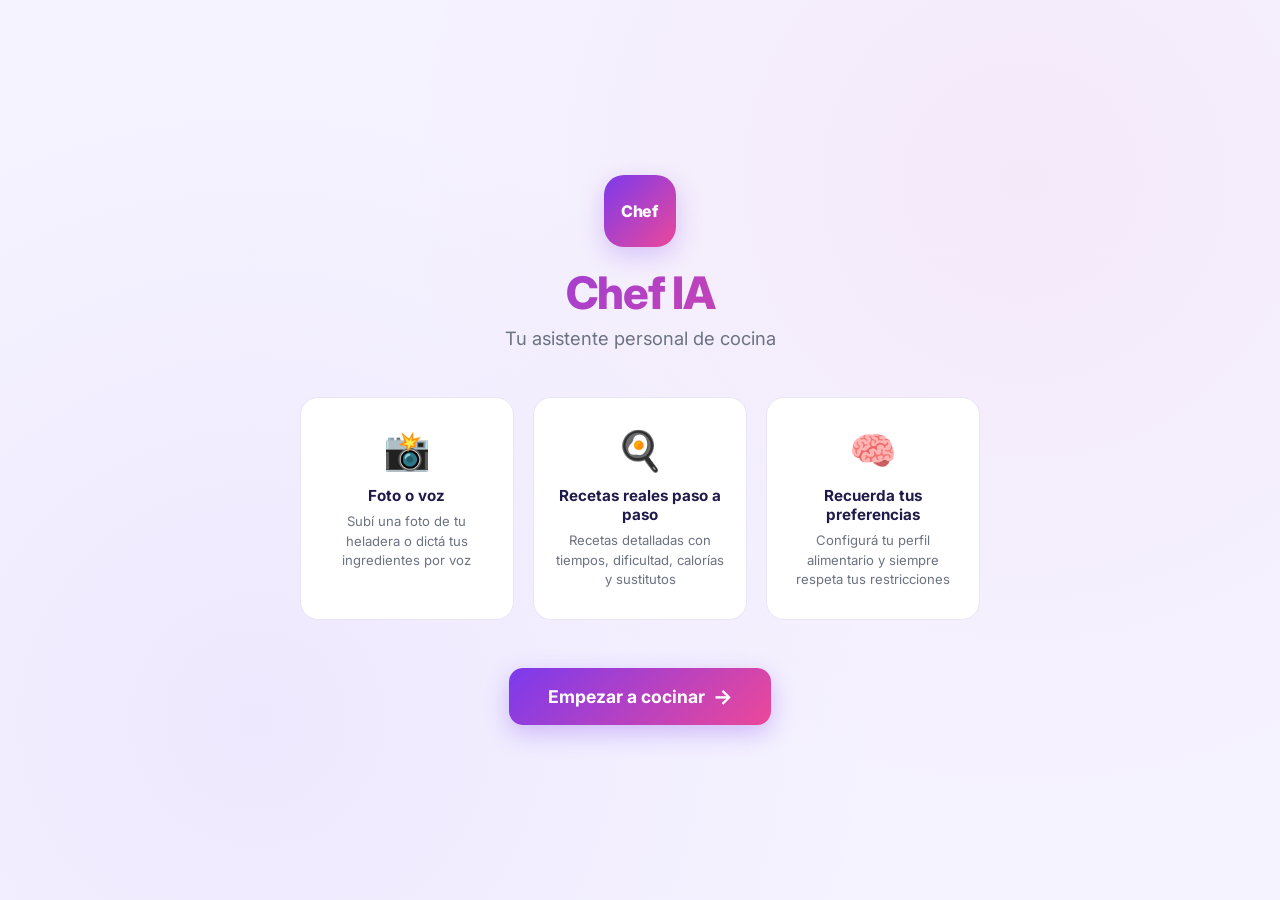
<file: templates/home.html>
<!DOCTYPE html>
<html lang="es">
<head>
    <meta charset="UTF-8">
    <meta name="viewport" content="width=device-width, initial-scale=1.0">
    <title>Chef IA — Tu asistente personal de cocina</title>
    <link rel="stylesheet" href="/static/style.css">
    <link href="https://fonts.googleapis.com/css2?family=Inter:wght@400;500;600;700;800&display=swap" rel="stylesheet">
</head>
<body class="home-body">
    <div class="home">
        <div class="home-content">
            <div class="home-logo">
                <div class="home-logo-icon">
                    <span>Chef</span>
                </div>
                <h1 class="home-title">Chef IA</h1>
                <p class="home-subtitle">Tu asistente personal de cocina</p>
            </div>

            <div class="home-features">
                <div class="feature-card">
                    <div class="feature-icon">📸</div>
                    <h3>Foto o voz</h3>
                    <p>Subí una foto de tu heladera o dictá tus ingredientes por voz</p>
                </div>
                <div class="feature-card">
                    <div class="feature-icon">🍳</div>
                    <h3>Recetas reales paso a paso</h3>
                    <p>Recetas detalladas con tiempos, dificultad, calorías y sustitutos</p>
                </div>
                <div class="feature-card">
                    <div class="feature-icon">🧠</div>
                    <h3>Recuerda tus preferencias</h3>
                    <p>Configurá tu perfil alimentario y siempre respeta tus restricciones</p>
                </div>
            </div>

            <a href="/chat" class="home-cta">
                Empezar a cocinar
                <span class="cta-arrow">&rarr;</span>
            </a>
        </div>
    </div>
</body>
</html>
</file>
<file: static/style.css>
@import url('https://fonts.googleapis.com/css2?family=Inter:wght@400;500;600;700;800&display=swap');

* {
    margin: 0;
    padding: 0;
    box-sizing: border-box;
}

:root {
    --bg: #f5f3ff;
    --surface: #ffffff;
    --text: #1e1b4b;
    --text-secondary: #6b7280;
    --accent-start: #7c3aed;
    --accent-end: #ec4899;
    --gradient: linear-gradient(135deg, var(--accent-start), var(--accent-end));
    --border: #e9e5f5;
    --sidebar-bg: #faf8ff;
    --user-bubble: linear-gradient(135deg, #7c3aed, #ec4899);
    --assistant-bubble: #ffffff;
    --radius: 18px;
    --radius-sm: 12px;
    --shadow-sm: 0 1px 3px rgba(124, 58, 237, 0.06);
    --shadow-md: 0 4px 16px rgba(124, 58, 237, 0.08);
    --shadow-lg: 0 8px 32px rgba(124, 58, 237, 0.12);
}

body {
    font-family: 'Inter', -apple-system, BlinkMacSystemFont, sans-serif;
    background: var(--bg);
    height: 100vh;
    overflow: hidden;
    color: var(--text);
}

/* ===== HOME PAGE ===== */
.home-body {
    overflow: auto;
}

.home {
    min-height: 100vh;
    display: flex;
    align-items: center;
    justify-content: center;
    padding: 2rem;
    background:
        radial-gradient(circle at 20% 80%, rgba(124, 58, 237, 0.06) 0%, transparent 50%),
        radial-gradient(circle at 80% 20%, rgba(236, 72, 153, 0.06) 0%, transparent 50%),
        var(--bg);
}

.home-content {
    text-align: center;
    max-width: 680px;
    width: 100%;
}

.home-logo {
    margin-bottom: 3rem;
}

.home-logo-icon {
    width: 72px;
    height: 72px;
    background: var(--gradient);
    border-radius: 20px;
    display: inline-flex;
    align-items: center;
    justify-content: center;
    margin-bottom: 1.2rem;
    box-shadow: 0 8px 24px rgba(124, 58, 237, 0.25);
}

.home-logo-icon span {
    color: white;
    font-weight: 800;
    font-size: 1rem;
    letter-spacing: -0.02em;
}

.home-title {
    font-size: 2.8rem;
    font-weight: 800;
    background: var(--gradient);
    -webkit-background-clip: text;
    -webkit-text-fill-color: transparent;
    background-clip: text;
    margin-bottom: 0.4rem;
    letter-spacing: -0.03em;
}

.home-subtitle {
    font-size: 1.15rem;
    color: var(--text-secondary);
    font-weight: 400;
}

.home-features {
    display: grid;
    grid-template-columns: repeat(3, 1fr);
    gap: 1.2rem;
    margin-bottom: 3rem;
}

.feature-card {
    background: var(--surface);
    border: 1px solid var(--border);
    border-radius: var(--radius);
    padding: 1.8rem 1.2rem;
    transition: transform 0.2s, box-shadow 0.2s;
}

.feature-card:hover {
    transform: translateY(-4px);
    box-shadow: var(--shadow-md);
}

.feature-icon {
    font-size: 2.4rem;
    margin-bottom: 0.8rem;
}

.feature-card h3 {
    font-size: 0.95rem;
    font-weight: 700;
    color: var(--text);
    margin-bottom: 0.4rem;
}

.feature-card p {
    font-size: 0.82rem;
    color: var(--text-secondary);
    line-height: 1.5;
}

.home-cta {
    display: inline-flex;
    align-items: center;
    gap: 0.5rem;
    background: var(--gradient);
    color: white;
    text-decoration: none;
    padding: 1rem 2.4rem;
    border-radius: 14px;
    font-size: 1.1rem;
    font-weight: 700;
    transition: transform 0.2s, box-shadow 0.2s;
    box-shadow: 0 8px 24px rgba(124, 58, 237, 0.3);
}

.home-cta:hover {
    transform: translateY(-2px) scale(1.02);
    box-shadow: 0 12px 32px rgba(124, 58, 237, 0.4);
}

.cta-arrow {
    font-size: 1.3rem;
    transition: transform 0.2s;
}

.home-cta:hover .cta-arrow {
    transform: translateX(4px);
}

@media (max-width: 600px) {
    .home-features {
        grid-template-columns: 1fr;
        gap: 0.8rem;
    }

    .feature-card {
        padding: 1.2rem;
        display: flex;
        align-items: center;
        gap: 1rem;
        text-align: left;
    }

    .feature-icon {
        font-size: 2rem;
        margin-bottom: 0;
        flex-shrink: 0;
    }

    .home-title {
        font-size: 2rem;
    }

    .home-cta {
        width: 100%;
        justify-content: center;
        padding: 1rem;
    }
}

/* ===== LAYOUT ===== */
.app-layout {
    display: flex;
    height: 100vh;
    width: 100%;
}

/* ===== SIDEBAR ===== */
.sidebar {
    width: 280px;
    background: var(--sidebar-bg);
    border-right: 1px solid var(--border);
    display: flex;
    flex-direction: column;
    flex-shrink: 0;
}

.sidebar-header {
    padding: 1.2rem;
    display: flex;
    align-items: center;
    justify-content: space-between;
    border-bottom: 1px solid var(--border);
}

.sidebar-brand {
    display: flex;
    align-items: center;
    gap: 0.6rem;
    font-weight: 700;
    font-size: 1.05rem;
    color: var(--text);
}

.brand-icon {
    width: 36px;
    height: 36px;
    background: var(--gradient);
    border-radius: 10px;
    display: flex;
    align-items: center;
    justify-content: center;
    font-size: 1.1rem;
}

#new-chat-btn {
    background: var(--gradient);
    color: white;
    border: none;
    padding: 0.45rem 0.9rem;
    border-radius: 8px;
    font-size: 0.78rem;
    font-weight: 600;
    cursor: pointer;
    transition: transform 0.15s, box-shadow 0.15s;
}

#new-chat-btn:hover {
    transform: translateY(-1px);
    box-shadow: 0 4px 12px rgba(124, 58, 237, 0.3);
}

.sidebar-list {
    flex: 1;
    overflow-y: auto;
    padding: 0.8rem;
}

.history-item {
    display: flex;
    align-items: center;
    gap: 0.6rem;
    padding: 0.7rem 0.8rem;
    border-radius: var(--radius-sm);
    cursor: pointer;
    transition: background 0.15s;
    margin-bottom: 0.3rem;
}

.history-item:hover {
    background: #ede9fe;
}

.history-item.active {
    background: #ede9fe;
    font-weight: 500;
}

.history-icon {
    font-size: 0.9rem;
    flex-shrink: 0;
}

.history-text {
    font-size: 0.82rem;
    color: var(--text-secondary);
    white-space: nowrap;
    overflow: hidden;
    text-overflow: ellipsis;
}

.history-item.active .history-text {
    color: var(--accent-start);
}

/* ===== CHAT AREA ===== */
.chat-area {
    flex: 1;
    display: flex;
    flex-direction: column;
    min-width: 0;
    background: var(--bg);
    position: relative;
}

/* Mobile header */
.mobile-header {
    display: none;
    align-items: center;
    justify-content: space-between;
    padding: 0.8rem 1.2rem;
    background: var(--surface);
    border-bottom: 1px solid var(--border);
}

.mobile-title {
    font-weight: 700;
    font-size: 1.05rem;
}

.icon-btn {
    background: none;
    border: none;
    font-size: 1.4rem;
    cursor: pointer;
    padding: 0.3rem;
    border-radius: 8px;
    transition: background 0.15s;
}

.icon-btn:hover {
    background: #ede9fe;
}

/* ===== MAIN CHAT ===== */
main {
    flex: 1;
    overflow-y: auto;
    padding: 2rem;
    display: flex;
    flex-direction: column;
    gap: 1rem;
    scroll-behavior: smooth;
}

main::-webkit-scrollbar {
    width: 5px;
}

main::-webkit-scrollbar-thumb {
    background: #d4d0e8;
    border-radius: 3px;
}

/* ===== WELCOME SCREEN ===== */
.welcome-screen {
    display: flex;
    align-items: center;
    justify-content: center;
    flex: 1;
}

.welcome-content {
    text-align: center;
    max-width: 520px;
    padding: 2rem 1rem;
}

.welcome-title {
    font-size: 2.2rem;
    font-weight: 800;
    background: var(--gradient);
    -webkit-background-clip: text;
    -webkit-text-fill-color: transparent;
    background-clip: text;
    margin-bottom: 0.5rem;
    line-height: 1.2;
}

.welcome-subtitle {
    font-size: 1.05rem;
    color: var(--text-secondary);
    margin-bottom: 2rem;
}

.welcome-banner {
    background: var(--gradient);
    border-radius: var(--radius);
    padding: 1.5rem 2rem;
    display: flex;
    align-items: center;
    justify-content: space-between;
    margin-bottom: 2rem;
    box-shadow: 0 8px 24px rgba(124, 58, 237, 0.25);
}

.banner-text {
    text-align: left;
    color: white;
}

.banner-title {
    display: block;
    font-size: 1.15rem;
    font-weight: 700;
    margin-bottom: 0.25rem;
}

.banner-desc {
    display: block;
    font-size: 0.82rem;
    opacity: 0.85;
}

.banner-btn {
    background: white;
    color: var(--accent-start);
    border: none;
    padding: 0.6rem 1.4rem;
    border-radius: 10px;
    font-weight: 700;
    font-size: 0.88rem;
    cursor: pointer;
    transition: transform 0.15s, box-shadow 0.15s;
    flex-shrink: 0;
}

.banner-btn:hover {
    transform: scale(1.05);
    box-shadow: 0 4px 12px rgba(0, 0, 0, 0.1);
}

.category-chips {
    display: flex;
    gap: 0.6rem;
    flex-wrap: wrap;
    justify-content: center;
}

.chip {
    background: var(--surface);
    border: 1px solid var(--border);
    border-radius: 20px;
    padding: 0.55rem 1.1rem;
    font-size: 0.85rem;
    font-weight: 500;
    cursor: pointer;
    transition: all 0.2s ease;
    color: var(--text);
}

.chip:hover {
    border-color: var(--accent-start);
    background: #f5f0ff;
    color: var(--accent-start);
    transform: translateY(-2px);
    box-shadow: var(--shadow-sm);
}

/* ===== MESSAGES ===== */
.message {
    display: flex;
    max-width: 78%;
    animation: slideUp 0.3s cubic-bezier(0.16, 1, 0.3, 1);
}

@keyframes slideUp {
    from { opacity: 0; transform: translateY(10px); }
    to { opacity: 1; transform: translateY(0); }
}

.message.user {
    align-self: flex-end;
}

.message.assistant {
    align-self: flex-start;
}

.message-content {
    padding: 1rem 1.3rem;
    border-radius: var(--radius);
    line-height: 1.7;
    font-size: 0.9rem;
}

.message.user .message-content {
    background: var(--user-bubble);
    color: white;
    border-bottom-right-radius: 6px;
    box-shadow: 0 4px 14px rgba(124, 58, 237, 0.2);
}

.message.assistant .message-content {
    background: var(--assistant-bubble);
    color: var(--text);
    border-bottom-left-radius: 6px;
    border: 1px solid var(--border);
    box-shadow: var(--shadow-sm);
}

/* ===== RECIPE CARDS ===== */
.message.assistant .message-content h2 {
    font-size: 1.25rem;
    font-weight: 800;
    margin-top: 1.6rem;
    margin-bottom: 0.4rem;
    padding: 0;
    color: var(--text);
    border: none;
    background: none;
    letter-spacing: -0.01em;
}

.message.assistant .message-content h2:first-child {
    margin-top: 0;
}

/* Recipe chips row */
.recipe-chips {
    display: flex;
    flex-wrap: wrap;
    gap: 0.4rem;
    margin-bottom: 0.8rem;
}

.recipe-chip {
    display: inline-flex;
    align-items: center;
    gap: 0.25rem;
    padding: 0.3rem 0.7rem;
    border-radius: 16px;
    font-size: 0.75rem;
    font-weight: 500;
    border: 1px solid;
}

.chip-time {
    background: #eff6ff;
    color: #2563eb;
    border-color: #bfdbfe;
}

.chip-diff {
    background: #fefce8;
    color: #a16207;
    border-color: #fde68a;
}

.chip-portions {
    background: #f5f3ff;
    color: var(--accent-start);
    border-color: #ddd6fe;
}

.chip-cal {
    background: #fff7ed;
    color: #ea580c;
    border-color: #fed7aa;
}

.chip-fit {
    background: #f0fdf4;
    color: #16a34a;
    border-color: #bbf7d0;
}

.chip-nofit {
    background: #fef2f2;
    color: #dc2626;
    border-color: #fecaca;
}

.chip-diet {
    background: #ecfdf5;
    color: #059669;
    border-color: #a7f3d0;
}

/* Ingredient sections */
.message.assistant .message-content h3 {
    font-size: 0.88rem;
    font-weight: 600;
    margin-top: 1rem;
    margin-bottom: 0.4rem;
    padding: 0.35rem 0.7rem;
    border-radius: 6px;
    color: var(--text);
}

h3.ingredients-have {
    background: #f0fdf4;
    color: #15803d;
    border-left: 3px solid #22c55e;
}

h3.ingredients-missing {
    background: #fef2f2;
    color: #dc2626;
    border-left: 3px solid #ef4444;
}

/* List items under ingredient sections */
h3.ingredients-have + ul li,
h3.ingredients-have + ul {
    color: #15803d;
}

h3.ingredients-missing + ul li,
h3.ingredients-missing + ul {
    color: #dc2626;
}

.message.assistant .message-content p {
    margin-bottom: 0.5rem;
}

.message.assistant .message-content ul,
.message.assistant .message-content ol {
    margin-left: 1.2rem;
    margin-bottom: 0.6rem;
}

.message.assistant .message-content li {
    margin-bottom: 0.3rem;
}

.message.assistant .message-content ol li {
    padding-left: 0.3rem;
}

.message.assistant .message-content strong {
    color: var(--text);
    font-weight: 600;
}

.message.assistant .message-content hr {
    border: none;
    height: 1px;
    background: linear-gradient(90deg, transparent, var(--border), transparent);
    margin: 1.4rem 0;
}

/* Chat image */
.chat-image {
    max-width: 200px;
    border-radius: var(--radius-sm);
    margin-bottom: 0.5rem;
    box-shadow: var(--shadow-md);
}

/* Loading dots */
.loading-dots {
    display: flex;
    gap: 5px;
    padding: 0.3rem 0;
}

.loading-dots span {
    width: 8px;
    height: 8px;
    background: var(--gradient);
    border-radius: 50%;
    animation: bounce 1.4s ease-in-out infinite;
}

.loading-dots span:nth-child(2) { animation-delay: 0.2s; }
.loading-dots span:nth-child(3) { animation-delay: 0.4s; }

@keyframes bounce {
    0%, 80%, 100% { transform: translateY(0); opacity: 0.4; }
    40% { transform: translateY(-8px); opacity: 1; }
}

/* ===== INPUT BAR ===== */
.input-bar {
    padding: 1rem 2rem 1.4rem;
    background: var(--surface);
    border-top: 1px solid var(--border);
}

.image-preview {
    display: flex;
    align-items: center;
    gap: 0.8rem;
    margin-bottom: 0.8rem;
    padding: 0.6rem;
    background: #faf5ff;
    border: 1px dashed var(--accent-start);
    border-radius: var(--radius-sm);
}

.image-preview.hidden {
    display: none;
}

.image-preview img {
    width: 50px;
    height: 50px;
    object-fit: cover;
    border-radius: 8px;
}

.preview-label {
    flex: 1;
    font-size: 0.82rem;
    color: var(--accent-start);
    font-weight: 500;
}

.remove-img-btn {
    background: none;
    border: 1px solid var(--border);
    width: 26px;
    height: 26px;
    border-radius: 50%;
    cursor: pointer;
    font-size: 0.85rem;
    color: #999;
    display: flex;
    align-items: center;
    justify-content: center;
    transition: all 0.15s;
}

.remove-img-btn:hover {
    color: #dc2626;
    border-color: #fca5a5;
}

.input-form {
    display: flex;
    align-items: center;
    gap: 0.5rem;
    background: var(--bg);
    border: 1px solid var(--border);
    border-radius: 14px;
    padding: 0.4rem 0.5rem;
    transition: border-color 0.2s, box-shadow 0.2s;
}

.input-form:focus-within {
    border-color: var(--accent-start);
    box-shadow: 0 0 0 3px rgba(124, 58, 237, 0.08);
}

.camera-btn {
    font-size: 1.2rem;
    cursor: pointer;
    padding: 0.5rem;
    border-radius: 10px;
    transition: background 0.15s;
    display: flex;
    align-items: center;
    justify-content: center;
}

.camera-btn:hover {
    background: #ede9fe;
}

/* Mic button */
.mic-btn {
    background: none;
    border: none;
    cursor: pointer;
    padding: 0.5rem;
    border-radius: 10px;
    transition: background 0.15s, color 0.15s;
    display: flex;
    align-items: center;
    justify-content: center;
    color: var(--text-secondary);
}

.mic-btn:hover {
    background: #ede9fe;
    color: var(--accent-start);
}

.mic-btn.recording {
    color: #dc2626;
    background: #fef2f2;
    animation: pulse-mic 1.2s ease-in-out infinite;
}

@keyframes pulse-mic {
    0%, 100% { box-shadow: 0 0 0 0 rgba(220, 38, 38, 0.3); }
    50% { box-shadow: 0 0 0 8px rgba(220, 38, 38, 0); }
}

#message-input {
    flex: 1;
    border: none;
    background: transparent;
    font-size: 0.9rem;
    font-family: 'Inter', sans-serif;
    outline: none;
    padding: 0.5rem 0.3rem;
    color: var(--text);
}

#message-input::placeholder {
    color: #a5a0c0;
}

#send-btn {
    width: 38px;
    height: 38px;
    background: var(--gradient);
    color: white;
    border: none;
    border-radius: 10px;
    cursor: pointer;
    display: flex;
    align-items: center;
    justify-content: center;
    transition: transform 0.15s, box-shadow 0.15s;
    box-shadow: 0 2px 8px rgba(124, 58, 237, 0.25);
}

#send-btn:hover {
    transform: scale(1.05);
    box-shadow: 0 4px 14px rgba(124, 58, 237, 0.35);
}

#send-btn:active {
    transform: scale(0.95);
}

/* ===== PROFILE TOGGLE (desktop) ===== */
.profile-toggle-desktop {
    position: absolute;
    top: 0.8rem;
    right: 1.2rem;
    background: var(--surface);
    border: 1px solid var(--border);
    border-radius: var(--radius-sm);
    padding: 0.45rem 1rem;
    font-size: 0.82rem;
    font-weight: 500;
    cursor: pointer;
    color: var(--text-secondary);
    transition: all 0.2s;
    z-index: 5;
}

.profile-toggle-desktop:hover {
    border-color: var(--accent-start);
    color: var(--accent-start);
    background: #f5f0ff;
    transform: translateY(-1px);
    box-shadow: var(--shadow-sm);
}

.mobile-header-right {
    display: flex;
    gap: 0.3rem;
}

/* ===== PROFILE PANEL ===== */
.profile-panel {
    position: fixed;
    top: 0;
    right: 0;
    width: 340px;
    height: 100vh;
    background: var(--surface);
    border-left: 1px solid var(--border);
    box-shadow: -8px 0 32px rgba(124, 58, 237, 0.1);
    z-index: 110;
    display: flex;
    flex-direction: column;
    animation: slideInRight 0.3s cubic-bezier(0.16, 1, 0.3, 1);
}

.profile-panel.hidden {
    display: none;
}

@keyframes slideInRight {
    from { transform: translateX(100%); }
    to { transform: translateX(0); }
}

.profile-panel-header {
    padding: 1.2rem 1.4rem;
    border-bottom: 1px solid var(--border);
    display: flex;
    align-items: center;
    justify-content: space-between;
}

.profile-panel-header h3 {
    font-size: 1rem;
    font-weight: 700;
    color: var(--text);
}

.profile-panel-body {
    flex: 1;
    overflow-y: auto;
    padding: 1.2rem 1.4rem;
}

.profile-section {
    margin-bottom: 1.6rem;
}

.profile-section h4 {
    font-size: 0.82rem;
    font-weight: 600;
    color: var(--text-secondary);
    margin-bottom: 0.8rem;
    text-transform: uppercase;
    letter-spacing: 0.03em;
}

/* Toggle switch rows */
.toggle-row {
    display: flex;
    align-items: center;
    justify-content: space-between;
    padding: 0.6rem 0;
    cursor: pointer;
    border-bottom: 1px solid #f3f0fa;
    position: relative;
}

.toggle-row:last-child {
    border-bottom: none;
}

.toggle-row span:first-child {
    font-size: 0.88rem;
    color: var(--text);
    font-weight: 500;
}

.toggle-input {
    opacity: 0;
    width: 0;
    height: 0;
    position: absolute;
}

.toggle-slider {
    width: 44px;
    height: 24px;
    background: #d4d0e8;
    border-radius: 12px;
    position: relative;
    transition: background 0.25s;
    flex-shrink: 0;
}

.toggle-slider::after {
    content: "";
    position: absolute;
    top: 3px;
    left: 3px;
    width: 18px;
    height: 18px;
    background: white;
    border-radius: 50%;
    transition: transform 0.25s;
    box-shadow: 0 1px 3px rgba(0, 0, 0, 0.15);
}

.toggle-input:checked + .toggle-slider {
    background: var(--accent-start);
}

.toggle-input:checked + .toggle-slider::after {
    transform: translateX(20px);
}

/* Select dropdown */
.profile-select {
    width: 100%;
    padding: 0.6rem 0.9rem;
    border: 1px solid var(--border);
    border-radius: 10px;
    font-size: 0.88rem;
    font-family: 'Inter', sans-serif;
    color: var(--text);
    background: var(--bg);
    cursor: pointer;
    outline: none;
    transition: border-color 0.2s, box-shadow 0.2s;
    appearance: none;
    background-image: url("data:image/svg+xml,%3Csvg xmlns='http://www.w3.org/2000/svg' width='12' height='12' viewBox='0 0 24 24' fill='none' stroke='%236b7280' stroke-width='2.5' stroke-linecap='round' stroke-linejoin='round'%3E%3Cpolyline points='6 9 12 15 18 9'/%3E%3C/svg%3E");
    background-repeat: no-repeat;
    background-position: right 0.8rem center;
    padding-right: 2.2rem;
}

.profile-select:focus {
    border-color: var(--accent-start);
    box-shadow: 0 0 0 3px rgba(124, 58, 237, 0.08);
}

/* Profile panel footer & save button */
.profile-panel-footer {
    padding: 1rem 1.4rem;
    border-top: 1px solid var(--border);
}

.save-profile-btn {
    width: 100%;
    padding: 0.7rem;
    background: var(--gradient);
    color: white;
    border: none;
    border-radius: var(--radius-sm);
    font-size: 0.88rem;
    font-weight: 600;
    cursor: pointer;
    transition: transform 0.15s, box-shadow 0.15s;
    box-shadow: 0 4px 12px rgba(124, 58, 237, 0.25);
}

.save-profile-btn:hover {
    transform: translateY(-1px);
    box-shadow: 0 6px 18px rgba(124, 58, 237, 0.35);
}

.save-profile-btn:active {
    transform: scale(0.98);
}

/* ===== OVERLAYS ===== */
.profile-overlay {
    position: fixed;
    inset: 0;
    background: rgba(0, 0, 0, 0.3);
    backdrop-filter: blur(2px);
    z-index: 100;
}

.profile-overlay.hidden {
    display: none;
}

/* ===== SIDEBAR OVERLAY (mobile) ===== */
.sidebar-overlay {
    position: fixed;
    inset: 0;
    background: rgba(0, 0, 0, 0.3);
    backdrop-filter: blur(2px);
    z-index: 90;
}

.sidebar-overlay.hidden {
    display: none;
}

/* ===== RESPONSIVE ===== */
@media (max-width: 768px) {
    .profile-toggle-desktop {
        display: none;
    }

    .profile-panel {
        width: 100%;
    }

    .sidebar {
        position: fixed;
        left: -280px;
        top: 0;
        height: 100vh;
        z-index: 100;
        transition: left 0.3s cubic-bezier(0.16, 1, 0.3, 1);
        box-shadow: var(--shadow-lg);
    }

    .sidebar.open {
        left: 0;
    }

    .mobile-header {
        display: flex;
    }

    main {
        padding: 1.2rem;
    }

    .input-bar {
        padding: 0.8rem 1rem 1rem;
    }

    .message {
        max-width: 90%;
    }

    .welcome-title {
        font-size: 1.7rem;
    }

    .welcome-banner {
        flex-direction: column;
        gap: 1rem;
        text-align: center;
        padding: 1.2rem;
    }

    .banner-text {
        text-align: center;
    }

    .category-chips {
        gap: 0.5rem;
    }

    .chip {
        font-size: 0.8rem;
        padding: 0.5rem 0.9rem;
    }
}

@media (min-width: 769px) {
    .mobile-header {
        display: none;
    }
}
</file>
